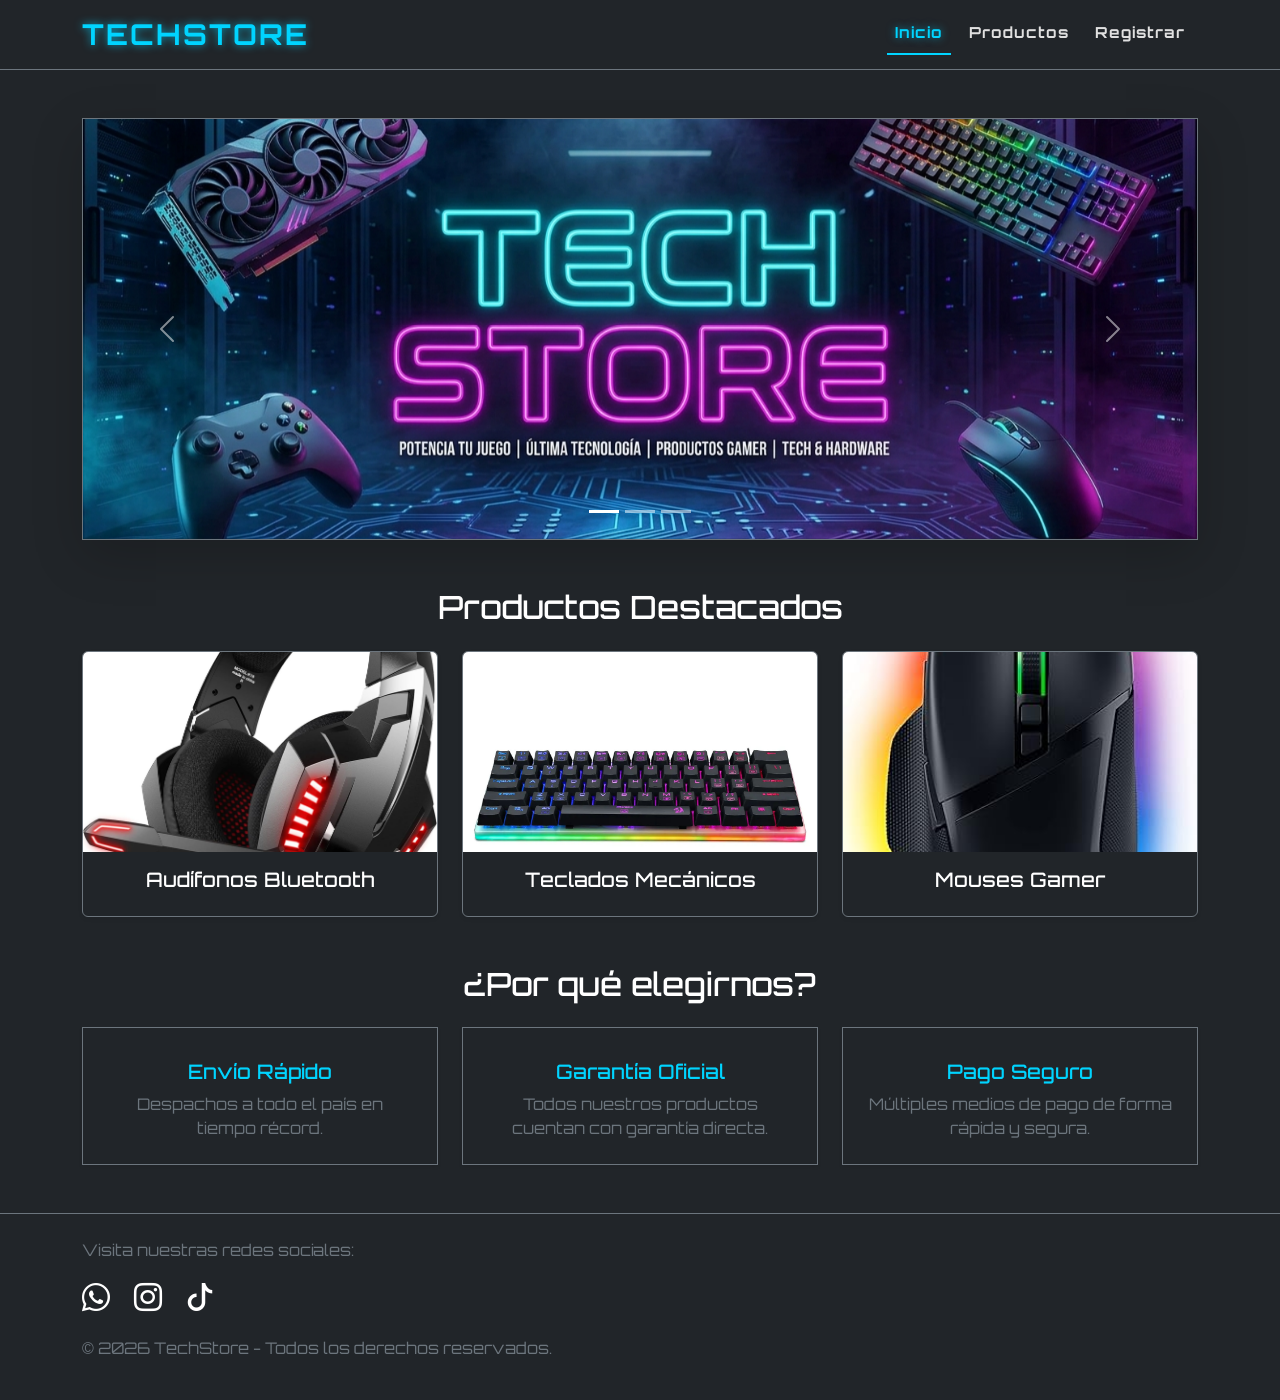
<file: index.html>
<!DOCTYPE html>
<html lang="es">

<head>
    <meta charset="UTF-8">
    <meta name="viewport" content="width=device-width, initial-scale=1.0">
    <title>Inicio - TechStore</title>
    <link href="https://cdn.jsdelivr.net/npm/bootstrap@5.3.3/dist/css/bootstrap.min.css" rel="stylesheet">
    <link rel="stylesheet" href="css/style.css">
    <link rel="stylesheet" href="https://cdn.jsdelivr.net/npm/bootstrap-icons@1.11.3/font/bootstrap-icons.min.css">


    <link href="https://fonts.googleapis.com/css2?family=Orbitron:wght@700;900&display=swap" rel="stylesheet">
</head>

<body class="bg-dark text-white">

    <header>
        <nav class="navbar navbar-expand-lg navbar-dark bg-dark border-bottom border-secondary">
            <div class="container">
                <a class="navbar-brand fw-bold text-neon-blue" href="index.html">TechStore</a>
                <button class="navbar-toggler" type="button" data-bs-toggle="collapse" data-bs-target="#navbarNav">
                    <span class="navbar-toggler-icon"></span>
                </button>
                <div class="collapse navbar-collapse" id="navbarNav">
                    <ul class="navbar-nav ms-auto">
                        <li class="nav-item">
                            <a class="nav-link active" href="index.html">Inicio</a>
                        </li>
                        <li class="nav-item">
                            <a class="nav-link" href="productos.html">Productos</a>
                        </li>
                        <li class="nav-item">
                            <a class="nav-link" href="registro.html">Registrar</a>
                        </li>
                    </ul>
                </div>
            </div>
        </nav>
    </header>

    <main class="container my-5">

       <!--banner-->
        <!-- BANNER PRINCIPAL (CARRUSEL SOLO IMÁGENES) -->
<section class="mb-5">
    <div id="bannerCarousel" class="carousel slide border border-secondary shadow-lg overflow-hidden" data-bs-ride="carousel" data-bs-interval="3500">
        
        <!-- Indicadores de posición (Barritas inferiores) -->
        <div class="carousel-indicators">
            <button type="button" data-bs-target="#bannerCarousel" data-bs-slide-to="0" class="active" aria-current="true" aria-label="Slide 1"></button>
            <button type="button" data-bs-target="#bannerCarousel" data-bs-slide-to="1" aria-label="Slide 2"></button>
            <button type="button" data-bs-target="#bannerCarousel" data-bs-slide-to="2" aria-label="Slide 3"></button>
        </div>

        <!-- Diapositivas (Solo Imágenes) -->
      <div class="carousel-inner">
    <div class="carousel-item active">
        <img src="img/banner2.jpg" class="d-block w-100 banner-img" alt="Banner Principal">
    </div>
    <div class="carousel-item">
        <img src="img/cyber2.jpg" class="d-block w-100 banner-img" alt="Ofertas Cyber">
    </div>
    <div class="carousel-item">
        <img src="img/envio3.jpg" class="d-block w-100 banner-img" alt="Envíos Express">
    </div>
</div>
        <!-- Flechas de navegación (Anterior / Siguiente) -->
        <button class="carousel-control-prev" type="button" data-bs-target="#bannerCarousel" data-bs-slide="prev">
            <span class="carousel-control-prev-icon" aria-hidden="true"></span>
            <span class="visually-hidden">Anterior</span>
        </button>
        <button class="carousel-control-next" type="button" data-bs-target="#bannerCarousel" data-bs-slide="next">
            <span class="carousel-control-next-icon" aria-hidden="true"></span>
            <span class="visually-hidden">Siguiente</span>
        </button>

    </div>

    
</section>
        <!-- Productos Destacados -->
        <section class="mb-5">
            <h2 class="text-center mb-4" style="font-family: 'Orbitron', sans-serif;">Productos Destacados</h2>
            <div class="row g-4">

                <div class="col-12 col-md-4">
                    <div class="card h-100 bg-dark text-white border-secondary shadow-sm text-center">
                        <img src="img/audifonos.jpg" class="card-img-top product-img" alt="Audífonos Bluetooth">
                        <div class="card-body d-flex flex-column">
                            <h5 class="card-title" style="font-family: 'Orbitron', sans-serif;">Audífonos Bluetooth</h5>
                            
                        </div>
                    </div>
                </div>

                <div class="col-12 col-md-4">
                    <div class="card h-100 bg-dark text-white border-secondary shadow-sm text-center">
                        <img src="img/teclado.jpg" class="card-img-top product-img" alt="Teclado Mecánico">
                        <div class="card-body d-flex flex-column">
                            <h5 class="card-title" style="font-family: 'Orbitron', sans-serif;">Teclados Mecánicos</h5>
                           
                        </div>
                    </div>
                </div>

                <div class="col-12 col-md-4">
                    <div class="card h-100 bg-dark text-white border-secondary shadow-sm text-center">
                        <img src="img/mouse.jpg" class="card-img-top product-img" alt="Mouse Gamer">
                        <div class="card-body d-flex flex-column">
                            <h5 class="card-title" card-center style="font-family: 'Orbitron', sans-serif;">Mouses Gamer</h5>
                           
                           
                        </div>
                    </div>
                </div>

            </div>
        </section>

        <!-- ¿Por qué elegirnos? -->
        <section class="mb-5">
            <h2 class="text-center mb-4" style="font-family: 'Orbitron', sans-serif;">¿Por qué elegirnos?</h2>
            <div class="row g-4 text-center">
                <div class="col-12 col-md-4">
                    <div class="p-4 border border-secondary rounded-0 bg-dark text-white h-100 shadow-sm">
                        <h3 class="h5 mt-2 text-neon-blue" style="font-family: 'Orbitron', sans-serif;">Envío Rápido</h3>
                        <p class="text-secondary mb-0" style="font-family: 'Orbitron', sans-serif;">Despachos a todo el país en tiempo récord.</p>
                    </div>
                </div>
                <div class="col-12 col-md-4">
                    <div class="p-4 border border-secondary rounded-0 bg-dark text-white h-100 shadow-sm">
                        <h3 class="h5 mt-2 text-neon-blue" style="font-family: 'Orbitron', sans-serif;">Garantía Oficial</h3>
                        <p class="text-secondary mb-0" style="font-family: 'Orbitron', sans-serif;">Todos nuestros productos cuentan con garantía directa.</p>
                    </div>
                </div>
                <div class="col-12 col-md-4">
                    <div class="p-4 border border-secondary rounded-0 bg-dark text-white h-100 shadow-sm">
                        <h3 class="h5 mt-2 text-neon-blue" style="font-family: 'Orbitron', sans-serif;">Pago Seguro</h3>
                        <p class="text-secondary mb-0" style="font-family: 'Orbitron', sans-serif;">Múltiples medios de pago de forma rápida y segura.</p>
                    </div>
                </div>
            </div>
        </section>

    </main>
<footer class="bg-dark text-white py-4 mt-5 border-top border-secondary">
    <div class="container">
        <p class="mb-3 mb-0 text-secondary" style="font-family: 'Orbitron', sans-serif;">Visita nuestras redes sociales:</p>
        <div class="d-flex gap-4 mb-3 fs-3">
            <a href="https://www.whatsapp.com" target="_blank" class="text-white text-neon-hover" aria-label="WhatsApp">
                <i class="bi bi-whatsapp"></i>
            </a>
            <a href="https://www.instagram.com" target="_blank" class="text-white text-neon-hover" aria-label="Instagram">
                <i class="bi bi-instagram"></i>
            </a>
            <a href="https://tiktok.com/" target="_blank" class="text-white text-neon-hover" aria-label="TikTok">
                <i class="bi bi-tiktok"></i>
            </a>
        </div>
        <p class="mb-3 mb-0 text-secondary" style="font-family: 'Orbitron', sans-serif;">&copy; 2026 TechStore - Todos los derechos reservados.</p>
    </div>
</footer>

    <script src="https://cdn.jsdelivr.net/npm/bootstrap@5.3.3/dist/js/bootstrap.bundle.min.js"></script>
</body>

</html>
</file>
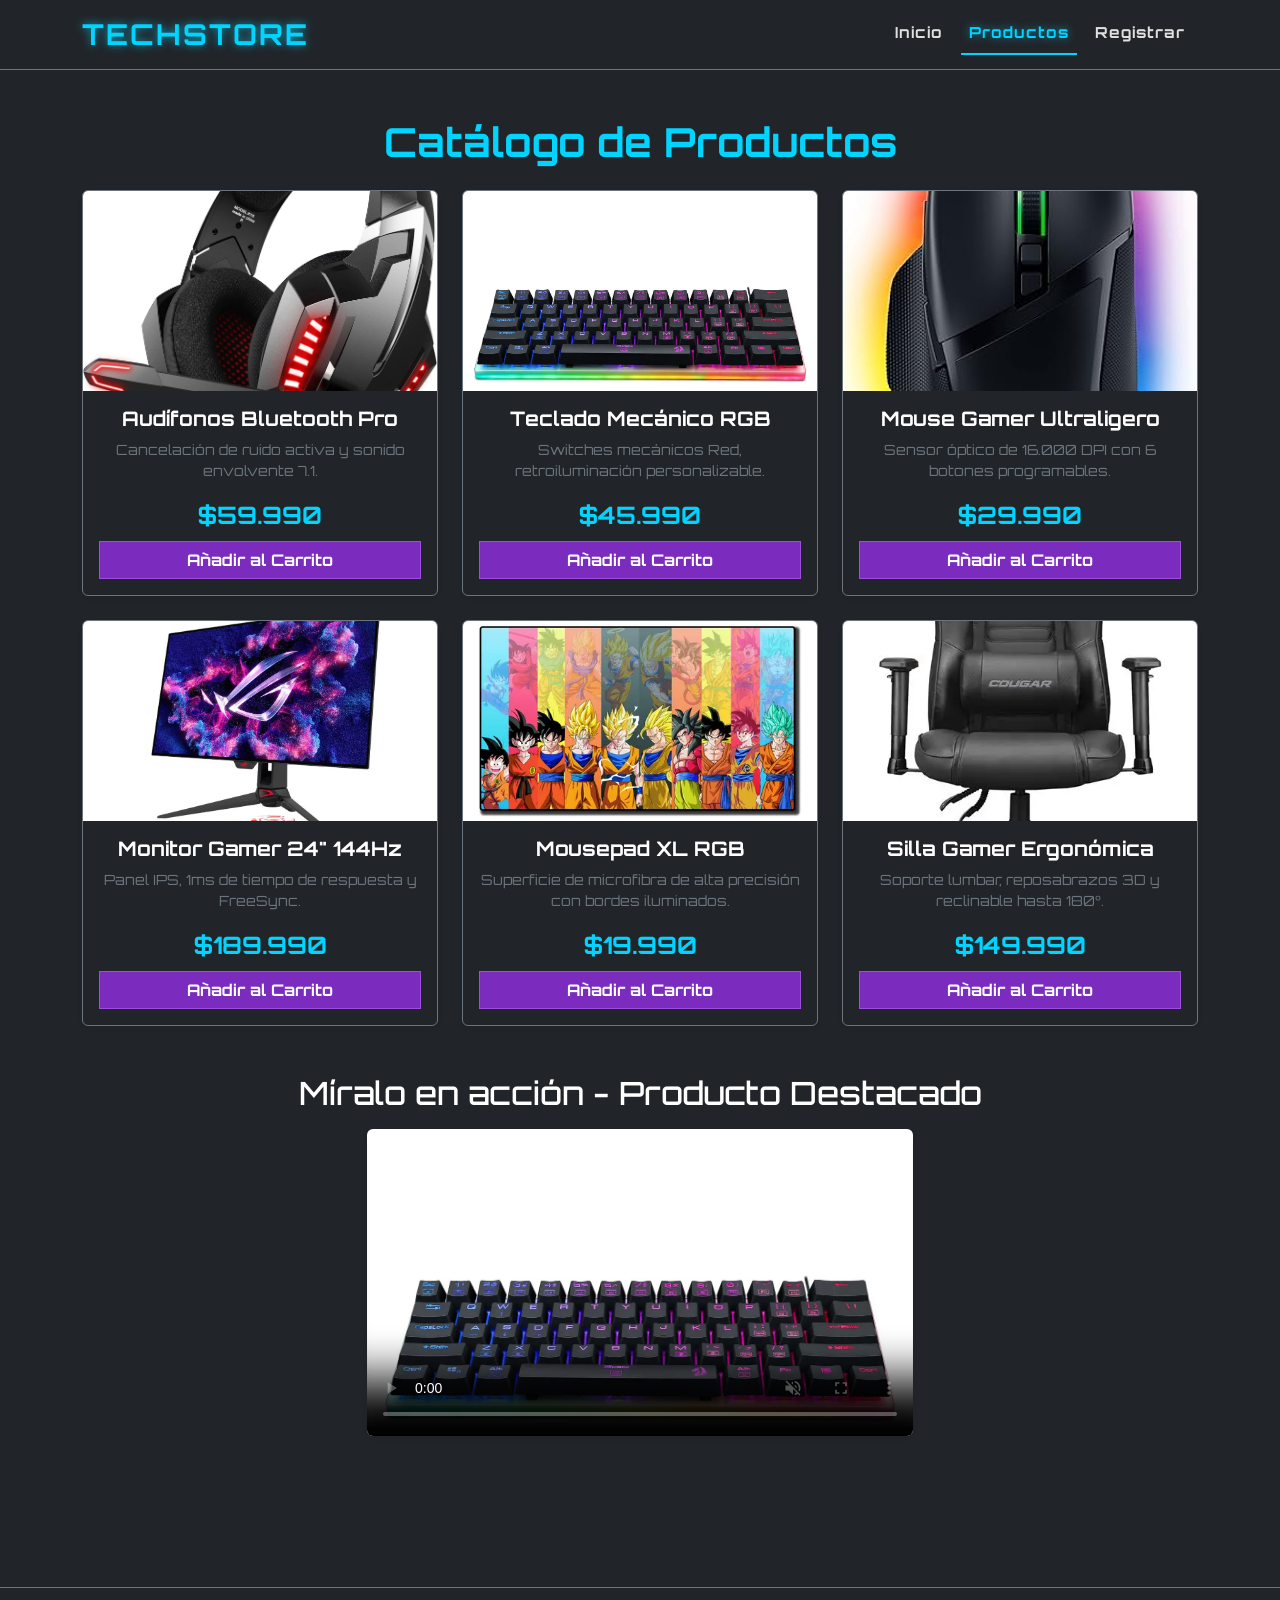
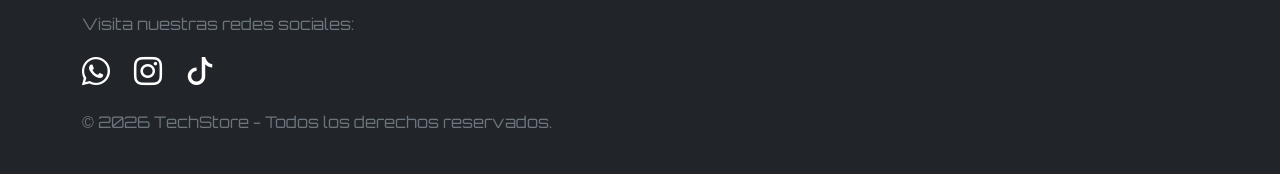
<file: productos.html>
<!DOCTYPE html>
<html lang="es">

<head>
    <meta charset="UTF-8">
    <meta name="viewport" content="width=device-width, initial-scale=1.0">
    <title>Productos - TechStore</title>
    <link href="https://cdn.jsdelivr.net/npm/bootstrap@5.3.3/dist/css/bootstrap.min.css" rel="stylesheet">
    <link rel="stylesheet" href="css/style.css">
   <link rel="stylesheet" href="https://cdn.jsdelivr.net/npm/bootstrap-icons@1.11.3/font/bootstrap-icons.min.css">
    <link href="https://fonts.googleapis.com/css2?family=Orbitron:wght@700;900&display=swap" rel="stylesheet">
</head>

<body class="bg-dark text-white">

    <header>
        <nav class="navbar navbar-expand-lg navbar-dark bg-dark border-bottom border-secondary">
            <div class="container">
                <a class="navbar-brand fw-bold text-neon-blue" href="index.html">TechStore</a>
                <button class="navbar-toggler" type="button" data-bs-toggle="collapse" data-bs-target="#navbarNav">
                    <span class="navbar-toggler-icon"></span>
                </button>
                <div class="collapse navbar-collapse" id="navbarNav">
                    <ul class="navbar-nav ms-auto">
                        <li class="nav-item">
                            <a class="nav-link" href="index.html">Inicio</a>
                        </li>
                        <li class="nav-item">
                            <a class="nav-link active" href="productos.html">Productos</a>
                        </li>
                        <li class="nav-item">
                            <a class="nav-link" href="registro.html">Registrar</a>
                        </li>
                    </ul>
                </div>
            </div>
        </nav>
    </header>

    <main class="container py-5">
        <h1 class="text-center mb-4 text-neon-blue fw-bold" style="font-family: 'Orbitron', sans-serif;">
            Catálogo de Productos
        </h1>

       <!-- Filtro por Categorías 
        <div class="d-flex justify-content-center gap-2 mb-5 flex-wrap">
            <button class="btn btn-outline-light rounded-0 active">Todos</button>
            <button class="btn btn-outline-light rounded-0">Audio</button>
            <button class="btn btn-outline-light rounded-0">Teclados</button>
            <button class="btn btn-outline-light rounded-0">Mouses</button>
            <button class="btn btn-outline-light rounded-0">Monitores</button>
        </div>
    -->

  
        <!-- Grilla de Productos -->
        <div class="row g-4">

            <!-- Producto 1 -->
            <div class="col-12 col-md-6 col-lg-4">
                <div class="card h-100 bg-dark text-white border-secondary shadow-sm">
                    <img src="img/audifonos.jpg" class="card-img-top product-img" alt="Audífonos Bluetooth">
                    <div class="card-body d-flex flex-column justify-content-between text-center">
                        <div>
                            <h5 class="card-title fw-bold" style="font-family: 'Orbitron', sans-serif;">Audífonos Bluetooth Pro</h5>
                            <p class="card-text text-secondary small" style="font-family: 'Orbitron', sans-serif;">Cancelación de ruido activa y sonido envolvente 7.1.</p>
                        </div>
                        <div class="mt-3">
                            <p class="fs-4 price-neon mb-2" style="font-family: 'Orbitron', sans-serif;">$59.990</p>
                            <button class="btn btn-neon w-100 fw-bold" style="font-family: 'Orbitron', sans-serif;">Añadir al Carrito</button>
                        </div>
                    </div>
                </div>
            </div>

            <!-- Producto 2 -->
            <div class="col-12 col-md-6 col-lg-4">
                <div class="card h-100 bg-dark text-white border-secondary shadow-sm">
                    <img src="img/teclado.jpg" class="card-img-top product-img" alt="Teclado Mecánico RGB">
                    <div class="card-body d-flex flex-column justify-content-between text-center">
                        <div>
                            <h5 class="card-title fw-bold" style="font-family: 'Orbitron', sans-serif;">Teclado Mecánico RGB</h5>
                            <p class="card-text text-secondary small" style="font-family: 'Orbitron', sans-serif;">Switches mecánicos Red, retroiluminación personalizable.</p>
                        </div>
                        <div class="mt-3">
                            <p class="fs-4 price-neon mb-2" style="font-family: 'Orbitron', sans-serif;">$45.990</p>
                            <button class="btn btn-neon w-100 fw-bold" style="font-family: 'Orbitron', sans-serif;">Añadir al Carrito</button>
                        </div>
                    </div>
                </div>
            </div>

            <!-- Producto 3 -->
            <div class="col-12 col-md-6 col-lg-4">
                <div class="card h-100 bg-dark text-white border-secondary shadow-sm">
                    <img src="img/mouse.jpg" class="card-img-top product-img" alt="Mouse Gamer Ultraligero">
                    <div class="card-body d-flex flex-column justify-content-between text-center">
                        <div>
                            <h5 class="card-title fw-bold" style="font-family: 'Orbitron', sans-serif;">Mouse Gamer Ultraligero</h5>
                            <p class="card-text text-secondary small" style="font-family: 'Orbitron', sans-serif;">Sensor óptico de 16.000 DPI con 6 botones programables.</p>
                        </div>
                        <div class="mt-3">
                            <p class="fs-4 price-neon mb-2" style="font-family: 'Orbitron', sans-serif;">$29.990</p>
                            <button class="btn btn-neon w-100 fw-bold" style="font-family: 'Orbitron', sans-serif;">Añadir al Carrito</button>
                        </div>
                    </div>
                </div>
            </div>

            <!-- Producto 4 -->
            <div class="col-12 col-md-6 col-lg-4">
                <div class="card h-100 bg-dark text-white border-secondary shadow-sm">
                    <img src="img/monitor.webp" class="card-img-top product-img" alt="Monitor Gamer 144Hz">
                    <div class="card-body d-flex flex-column justify-content-between text-center">
                        <div>
                            <h5 class="card-title fw-bold" style="font-family: 'Orbitron', sans-serif;">Monitor Gamer 24" 144Hz</h5>
                            <p class="card-text text-secondary small" style="font-family: 'Orbitron', sans-serif;">Panel IPS, 1ms de tiempo de respuesta y FreeSync.</p>
                        </div>
                        <div class="mt-3">
                            <p class="fs-4 price-neon mb-2" style="font-family: 'Orbitron', sans-serif;">$189.990</p>
                            <button class="btn btn-neon w-100 fw-bold" style="font-family: 'Orbitron', sans-serif;">Añadir al Carrito</button>
                        </div>
                    </div>
                </div>
            </div>

            <!-- Producto 5 -->
            <div class="col-12 col-md-6 col-lg-4">
                <div class="card h-100 bg-dark text-white border-secondary shadow-sm">
                    <img src="img/mousepad.webp" class="card-img-top product-img" alt="Mousepad XL RGB">
                    <div class="card-body d-flex flex-column justify-content-between text-center">
                        <div>
                            <h5 class="card-title fw-bold" style="font-family: 'Orbitron', sans-serif;">Mousepad XL RGB</h5>
                            <p class="card-text text-secondary small" style="font-family: 'Orbitron', sans-serif;">Superficie de microfibra de alta precisión con bordes iluminados.</p>
                        </div>
                        <div class="mt-3">
                            <p class="fs-4 price-neon mb-2" style="font-family: 'Orbitron', sans-serif;">$19.990</p>
                            <button class="btn btn-neon w-100 fw-bold" style="font-family: 'Orbitron', sans-serif;">Añadir al Carrito</button>
                        </div>
                    </div>
                </div>
            </div>

            <!-- Producto 6 -->
            <div class="col-12 col-md-6 col-lg-4">
                <div class="card h-100 bg-dark text-white border-secondary shadow-sm">
                    <img src="img/sillagamer.webp" class="card-img-top product-img" alt="Silla Gamer Ergonómica">
                    <div class="card-body d-flex flex-column justify-content-between text-center">
                        <div>
                            <h5 class="card-title fw-bold" style="font-family: 'Orbitron', sans-serif;">Silla Gamer Ergonómica</h5>
                            <p class="card-text text-secondary small" style="font-family: 'Orbitron', sans-serif;">Soporte lumbar, reposabrazos 3D y reclinable hasta 180°.</p>
                        </div>
                        <div class="mt-3">
                            <p class="fs-4 price-neon mb-2" style="font-family: 'Orbitron', sans-serif;">$149.990</p>
                            <button class="btn btn-neon w-100 fw-bold" style="font-family: 'Orbitron', sans-serif;">Añadir al Carrito</button>
                        </div>
                    </div>
                </div>
            </div>

    
        </div>
      
        <div class="toast-container position-fixed bottom-0 end-0 p-3" style="z-index: 1100;">
    <div id="toastCarrito" class="toast align-items-center text-white bg-dark border border-info shadow-lg" role="alert" aria-live="assertive" aria-atomic="true">
        <div class="d-flex">
            <div class="toast-body fw-bold" id="mensajeToast">
                <!-- El mensaje dinámico aparecierá aquí -->
            </div>
            <button type="button" class="btn-close btn-close-white me-2 m-auto" data-bs-dismiss="toast" aria-label="Close"></button>
        </div>
    </div>
</div>

<h2 class="text-center mt-5 mb-3" style="font-family: 'Orbitron', sans-serif;"> Míralo en acción - Producto Destacado</h2>
        <div class="row justify-content-center mb-5">
            <div class="col-12 col-md-6">
                <video controls loop autoplay muted poster="img/teclado.jpg" class="img-fluid rounded shadow-sm">
                    <source src="video/teclado-rgb.mp4" type="video/mp4">
                    Teclado RGB
                </video>
            </div>
        </div>

    </main>

  <footer class="bg-dark text-white py-4 mt-5 border-top border-secondary">
    <div class="container">
        <p class="mb-3 mb-0 text-secondary" style="font-family: 'Orbitron', sans-serif;">Visita nuestras redes sociales:</p>
        <div class="d-flex gap-4 mb-3 fs-3">
            <a href="https://www.whatsapp.com" target="_blank" class="text-white text-neon-hover" aria-label="WhatsApp">
                <i class="bi bi-whatsapp"></i>
            </a>
            <a href="https://www.instagram.com" target="_blank" class="text-white text-neon-hover" aria-label="Instagram">
                <i class="bi bi-instagram"></i>
            </a>
            <a href="https://tiktok.com/" target="_blank" class="text-white text-neon-hover" aria-label="TikTok">
                <i class="bi bi-tiktok"></i>
            </a>
        </div>
        <p class="mb-3 mb-0 text-secondary" style="font-family: 'Orbitron', sans-serif;">&copy; 2026 TechStore - Todos los derechos reservados.</p>
    </div>

</footer>

   
 <script src="https://cdn.jsdelivr.net/npm/bootstrap@5.3.3/dist/js/bootstrap.bundle.min.js"></script>

<script src="https://cdn.jsdelivr.net/npm/bootstrap@5.3.3/dist/js/bootstrap.bundle.min.js"></script>

<script>
    // Inicializamos el Toast de Bootstrap
    const toastElement = document.getElementById('toastCarrito');
    const toastBootstrap = bootstrap.Toast.getOrCreateInstance(toastElement);
    const mensajeToast = document.getElementById('mensajeToast');

    const botonesCarrito = document.querySelectorAll('.btn-neon');

    botonesCarrito.forEach(boton => {
        boton.addEventListener('click', (e) => {
            const tarjeta = e.target.closest('.card');
            const nombreProducto = tarjeta.querySelector('.card-title').textContent;

            // Actualizamos el texto y mostramos la alerta flotante
            mensajeToast.innerHTML = `🛒 <span class="text-neon-blue">${nombreProducto}</span> se agregó al carrito`;
            toastBootstrap.show();
        });
    });
</script>
</body>
</html>
</body>

</html>
</file>
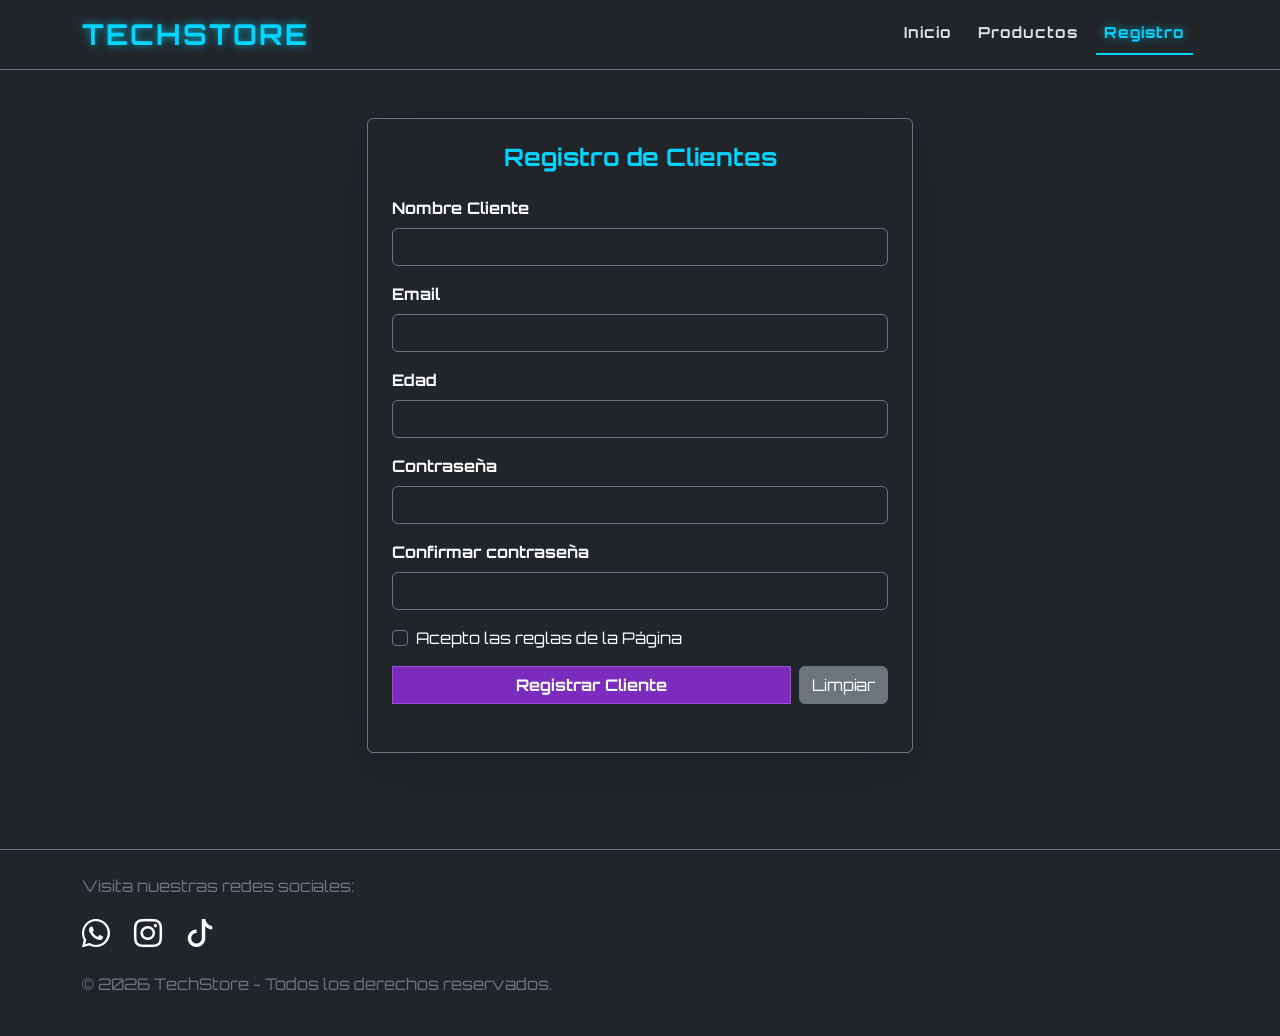
<file: registro.html>
<!DOCTYPE html>
<html lang="es">

<head>
    <meta charset="UTF-8">
    <meta name="viewport" content="width=device-width, initial-scale=1.0">
    <title>Registro - TechStore</title>
    <link href="https://cdn.jsdelivr.net/npm/bootstrap@5.3.3/dist/css/bootstrap.min.css" rel="stylesheet">
    <link rel="stylesheet" href="css/style.css">
 <link rel="stylesheet" href="https://cdn.jsdelivr.net/npm/bootstrap-icons@1.11.3/font/bootstrap-icons.min.css">
    <link href="https://fonts.googleapis.com/css2?family=Orbitron:wght@700;900&display=swap" rel="stylesheet">
</head>

<body class="bg-dark text-white">

    <header>
        <nav class="navbar navbar-expand-lg navbar-dark bg-dark border-bottom border-secondary">
            <div class="container">
                <a class="navbar-brand fw-bold text-neon-blue" href="index.html">TechStore</a>
                <button class="navbar-toggler" type="button" data-bs-toggle="collapse" data-bs-target="#navbarNav">
                    <span class="navbar-toggler-icon"></span>
                </button>
                <div class="collapse navbar-collapse" id="navbarNav">
                    <ul class="navbar-nav ms-auto">
                        <li class="nav-item">
                            <a class="nav-link" href="index.html">Inicio</a>
                        </li>
                        <li class="nav-item">
                            <a class="nav-link" href="productos.html">Productos</a>
                        </li>
                        <li class="nav-item">
                            <a class="nav-link active" href="registro.html">Registro</a>
                        </li>
                    </ul>
                </div>
            </div>
        </nav>
    </header>

    <main class="container py-5">
        <div class="row justify-content-center">
            <div class="col-12 col-md-8 col-lg-6">

               
                <div class="card bg-dark text-white border border-secondary shadow-lg" style="font-family: 'Orbitron', sans-serif;">

                    <div class="card-body p-4">

                        <h1 class="h4 text-center mb-4 text-neon-blue fw-bold">
                            Registro de Clientes
                        </h1>

                        <form id="formCliente">

                              <div class="mb-3">
                                <label for="nombre" class="form-label fw-bold">
                                    Nombre Cliente
                                </label>
                                <input
                                    type="text"
                                    id="nombre"
                                    class="form-control bg-dark text-white border-secondary">
                                <div id="errorNombre" class="text-danger small mt-1"></div>
                            </div>

                            <!-- Email -->
                            <div class="mb-3">
                                <label for="email" class="form-label fw-bold">
                                Email
                                </label>
                                <input
                                    type="email"
                                    id="email"
                                    class="form-control bg-dark text-white border-secondary">
                                <div id="errorEmail" class="text-danger small mt-1"></div>
                            </div>

                            
                            <div class="mb-3">
                                <label for="edad" class="form-label fw-bold">
                                    Edad
                                </label>
                                <input
                                    type="number"
                                    id="edad"
                                    class="form-control bg-dark text-white border-secondary">
                                <div id="errorEdad" class="text-danger small mt-1"></div>
                            </div>

                            
                            <div class="mb-3">
                                <label for="password" class="form-label fw-bold">
                                    Contraseña
                                </label>
                                <input
                                    type="password"
                                    id="password"
                                    class="form-control bg-dark text-white border-secondary">
                                <div id="errorPassword" class="text-danger small mt-1"></div>
                            </div>

                           
                            <div class="mb-3">
                                <label for="confirmarPassword" class="form-label fw-bold">
                                    Confirmar contraseña
                                </label>
                                <input
                                    type="password"
                                    id="confirmarPassword"
                                    class="form-control bg-dark text-white border-secondary">
                                <div id="errorConfirmar" class="text-danger small mt-1"></div>
                            </div>

                            
                            <div class="form-check mb-3">
                                <input
                                    type="checkbox"
                                    id="terminos"
                                    class="form-check-input bg-dark border-secondary">
                                <label for="terminos" class="form-check-label">
                                    Acepto las reglas de la Página
                                </label>
                                <div id="errorTerminos" class="text-danger small mt-1"></div>
                            </div>

                            
                            <div class="d-flex gap-2">
                                <button type="submit" class="btn btn-neon flex-fill fw-bold">
                                    Registrar Cliente
                                </button>
                                <button type="button" id="btnLimpiar" class="btn btn-secondary">
                                    Limpiar
                                </button>
                            </div>

                            
                            <div id="resultado" class="mt-4"></div>

                        </form>

                    </div>
                </div>

            </div>
        </div>
    </main>

    

    <script src="https://cdn.jsdelivr.net/npm/bootstrap@5.3.3/dist/js/bootstrap.bundle.min.js"> </script>
    <script>
        const formulario =
            document.getElementById("formCliente");

        const nombre =
            document.getElementById("nombre");

        const email =
            document.getElementById("email");

        const edad =
            document.getElementById("edad");

        const password =
            document.getElementById("password");

        const confirmarPassword =
            document.getElementById("confirmarPassword");

        const terminos =
            document.getElementById("terminos");

        const btnLimpiar =
            document.getElementById("btnLimpiar");

        const resultado =
            document.getElementById("resultado");


        function mostrarError(campo, elementoError, mensaje) {

            campo.classList.add("is-invalid");
            campo.classList.remove("is-valid");

            elementoError.textContent = mensaje;

            return false;
        }
        function mostrarCorrecto(campo, elementoError) {

            campo.classList.remove("is-invalid");
            campo.classList.add("is-valid");

            elementoError.textContent = "";

            return true;
        }
        function validarNombre() {

            const errorNombre =
                document.getElementById("errorNombre");

            const valorNombre =
                nombre.value.trim();

            if (valorNombre === "") {

                return mostrarError(
                    nombre,
                    errorNombre,
                    "Debe ingresar el nombre del Cliente."
                );
            }

            if (valorNombre.length < 3) {

                return mostrarError(
                    nombre,
                    errorNombre,
                    "El nombre debe tener mínimo 3 caracteres."
                );
            }

            return mostrarCorrecto(
                nombre,
                errorNombre
            );
        }
        function validarEmail() {

            const errorEmail =
                document.getElementById("errorEmail");

            const valorEmail =
                email.value.trim();

            if (valorEmail === "") {

                return mostrarError(
                    email,
                    errorEmail,
                    "Debe ingresar un correo."
                );
            }

            if (!valorEmail.includes("@")) {

                return mostrarError(
                    email,
                    errorEmail,
                    "El correo debe contener @."
                );
            }

            if (!valorEmail.includes(".")) {

                return mostrarError(
                    email,
                    errorEmail,
                    "El correo debe contener un dominio válido."
                );
            }

            return mostrarCorrecto(
                email,
                errorEmail
            );
        }
        function validarEdad() {

            const errorEdad =
                document.getElementById("errorEdad");

            const valorEdad =
                Number(edad.value);

            if (edad.value === "") {

                return mostrarError(
                    edad,
                    errorEdad,
                    "Debe ingresar la edad."
                );
            }

            if (valorEdad < 18) {

                return mostrarError(
                    edad,
                    errorEdad,
                    "El Cliente debe tener al menos 18 años."
                );
            }

            if (valorEdad > 100) {

                return mostrarError(
                    edad,
                    errorEdad,
                    "Ingrese una edad válida."
                );
            }

            return mostrarCorrecto(
                edad,
                errorEdad
            );
        }
        function validarPassword() {

            const errorPassword =
                document.getElementById("errorPassword");

            const valorPassword =
                password.value.trim();

            if (valorPassword === "") {

                return mostrarError(
                    password,
                    errorPassword,
                    "Debe ingresar una contraseña."
                );
            }

            if (valorPassword.length < 8) {

                return mostrarError(
                    password,
                    errorPassword,
                    "La contraseña debe tener mínimo 8 caracteres."
                );
            }

            return mostrarCorrecto(
                password,
                errorPassword
            );
        }
        function validarConfirmacion() {

            const errorConfirmar =
                document.getElementById("errorConfirmar");

            if (confirmarPassword.value === "") {

                return mostrarError(
                    confirmarPassword,
                    errorConfirmar,
                    "Confirme su contraseña."
                );
            }

            if (
                password.value !==
                confirmarPassword.value
            ) {

                return mostrarError(
                    confirmarPassword,
                    errorConfirmar,
                    "Las contraseñas no coinciden."
                );
            }

            return mostrarCorrecto(
                confirmarPassword,
                errorConfirmar
            );
        }
        function validarTerminos() {

            const errorTerminos =
                document.getElementById("errorTerminos");

            if (!terminos.checked) {

                terminos.classList.add("is-invalid");

                errorTerminos.textContent =
                    "Debe aceptar las reglas.";

                return false;
            }

            terminos.classList.remove("is-invalid");

            errorTerminos.textContent = "";

            return true;
        }

        nombre.addEventListener(
            "input",
            validarNombre
        );

        email.addEventListener(
            "input",
            validarEmail
        );

        edad.addEventListener(
            "input",
            validarEdad
        );

        password.addEventListener(
            "input",
            validarPassword
        );

        confirmarPassword.addEventListener(
            "input",
            validarConfirmacion
        );

        formulario.addEventListener(
            "submit",
            function(event) {

                event.preventDefault();

                const nombreValido =
                    validarNombre();

                const emailValido =
                    validarEmail();

                const edadValida =
                    validarEdad();

                const passwordValida =
                    validarPassword();

                const confirmacionValida =
                    validarConfirmacion();

                const terminosValidos =
                    validarTerminos();


                if (
                    nombreValido &&
                    emailValido &&
                    edadValida &&
                    passwordValida &&
                    confirmacionValida &&
                    terminosValidos
                ) {

                    resultado.textContent =
                        "Cliente registrado correctamente 👍.";

                    resultado.className =
                        "alert alert-success-neon mt-4";

                } else {

                    resultado.textContent =
                        "No se puede registrar el cliente, revisa los errores 😢.";

                    resultado.className =
                        "alert alert-danger-neon mt-4";
                }

            }
        );

             btnLimpiar.addEventListener(
                    "click",
                    function() {

                        formulario.reset();

                        resultado.textContent = "";

                        resultado.className = "";


                        const campos =
                            document.querySelectorAll(
                                "input, select"
                            );

                        campos.forEach(
                            function(campo) {

                                campo.classList.remove(
                                    "is-invalid",
                                    "is-valid"
                                );

                            }
                        );


                        const mensajes =
                            document.querySelectorAll(
                                ".text-danger"
                            );

                        mensajes.forEach(
                            function(mensaje) {

                                mensaje.textContent = "";

                            }
                        );

                    }
                );







    </script>
    <footer class="bg-dark text-white py-4 mt-5 border-top border-secondary">
    <div class="container">
        <p class="mb-3 mb-0 text-secondary" style="font-family: 'Orbitron', sans-serif;">Visita nuestras redes sociales:</p>
        <div class="d-flex gap-4 mb-3 fs-3">
            <a href="https://www.whatsapp.com" target="_blank" class="text-white text-neon-hover" aria-label="WhatsApp">
                <i class="bi bi-whatsapp"></i>
            </a>
            <a href="https://www.instagram.com" target="_blank" class="text-white text-neon-hover" aria-label="Instagram">
                <i class="bi bi-instagram"></i>
            </a>
            <a href="https://tiktok.com/" target="_blank" class="text-white text-neon-hover" aria-label="TikTok">
                <i class="bi bi-tiktok"></i>
            </a>
        </div>
        <p class="mb-3 mb-0 text-secondary" style="font-family: 'Orbitron', sans-serif;">&copy; 2026 TechStore - Todos los derechos reservados.</p>
    </div>
</footer>

</body>
</html>
</file>
<file: css/style.css>
/* --- PALETA Y ESTILOS GENERALES --- */
:root {
    --purple-primary: #7b2cbf;
    --purple-hover: #9d4edd;
    --cyan-neon: #00d4ff;
}

body {
    background-color: #121212;
}

/* --- TEXTOS NEÓN --- */
.text-neon-blue {
    color: var(--cyan-neon) !important;
}

.price-neon {
    color: var(--cyan-neon);
    font-weight: bold;
}

/* --- BOTONES RECTANGULARES CON EFFECTO HOVER --- */
.btn-neon {
    background-color: var(--purple-primary);
    border-color: var(--purple-hover);
    color: #ffffff !important;
    border-radius: 0; /* Esquinas rectangulares */
    transition: all 0.3s ease;
}

.btn-neon:hover {
    background-color: var(--purple-hover);
    border-color: var(--cyan-neon);
    box-shadow: 0 0 12px rgba(157, 78, 221, 0.75);
    transform: translateY(-2px);
}

/* --- IMÁGENES --- */
.banner-img {
    max-height: 420px;
    object-fit: cover;
}

.product-img {
    height: 200px;
    object-fit: cover;
}

/* --- OVERLAY Y BOTÓN DEL BANNER --- */
.banner-overlay {
    background: linear-gradient(to top, rgba(0, 0, 0, 0.75), transparent 20%);
}

.btn-banner {
    padding: 14px 20px;
    line-height: 1.2;
}

/* --- ADAPTACIÓN RESPONSIVA (MÓVILES) --- */
@media (max-width: 767.98px) {
    .btn-banner {
        padding: 8px 12px;
        font-size: 0.8rem;
    }
    
    .btn-banner br {
        display: none; /* Desactiva el salto de línea para ahorrar altura en celular */
    }
}

/* Estilo Gamer / Neón para el nombre de la tienda */
.navbar-brand {
    font-family: 'Orbitron', sans-serif;
    font-size: 1.8rem; /* Ajusta el tamaño aquí */
    font-weight: 900;
    letter-spacing: 2px; /* Separa las letras estilo ciberpunk */
    text-transform: uppercase;
    text-shadow: 0 0 8px rgba(0, 212, 255, 0.7); /* Brillo azul neón */
    transition: all 0.3s ease;
}

/* Efecto al pasar el cursor sobre el título */
.navbar-brand:hover {
    text-shadow: 0 0 16px rgba(0, 212, 255, 1), 0 0 25px rgba(123, 44, 191, 0.8);
    transform: scale(1.03);
}

/* --- ENLACES DEL NAVBAR --- */
.navbar-nav .nav-link {
    font-family: 'Orbitron', sans-serif;
    font-size: 0.95rem;
    font-weight: 700;
    letter-spacing: 1px;
    color: #e0e0e0 !important;
    margin: 0 5px;
    transition: all 0.3s ease;
}

/* Efecto al pasar el mouse por encima */
.navbar-nav .nav-link:hover {
    color: var(--cyan-neon) !important;
    text-shadow: 0 0 10px rgba(0, 212, 255, 0.8);
    transform: translateY(-2px);
}

/* Marca la página donde estás parado actualmente */
.navbar-nav .nav-link.active {
    color: var(--cyan-neon) !important;
    border-bottom: 2px solid var(--cyan-neon);
    text-shadow: 0 0 8px rgba(0, 212, 255, 0.6);
}
/* --- ÍCONOS DE REDES SOCIALES EN FOOTER --- */
.text-neon-hover {
    transition: all 0.3s ease;
}

.text-neon-hover:hover {
    color: var(--cyan-neon) !important;
    text-shadow: 0 0 12px rgba(0, 212, 255, 0.9);
    transform: translateY(-3px);
}
/* --- ESTILOS DE VALIDACIÓN Y ALERTAS NEÓN --- */

/* Textos de error en color Rosa/Rojo Neón */
.invalid-feedback-neon,
.text-danger {
    color: #ff2a6d !important;
    text-shadow: 0 0 8px rgba(255, 42, 109, 0.7);
    font-size: 0.85rem;
    font-family: 'Orbitron', sans-serif;
}

/* Campos con error (borde neón rosa) */
.form-control.is-invalid {
    border-color: #ff2a6d !important;
    box-shadow: 0 0 10px rgba(255, 42, 109, 0.5) !important;
}

/* Campos válidos (borde neón cian) */
.form-control.is-valid {
    border-color: var(--cyan-neon) !important;
    box-shadow: 0 0 10px rgba(0, 212, 255, 0.4) !important;
}

/* Personalización del Checkbox cuando tiene error */
.form-check-input.is-invalid {
    border-color: #ff2a6d !important;
    box-shadow: 0 0 8px rgba(255, 42, 109, 0.6) !important;
}

/* Alerta de Registro Exitoso (Verde/Cian Neón) */
.alert-success-neon {
    background-color: rgba(0, 212, 255, 0.1) !important;
    color: var(--cyan-neon) !important;
    border: 1px solid var(--cyan-neon) !important;
    text-shadow: 0 0 8px rgba(0, 212, 255, 0.8);
    box-shadow: 0 0 15px rgba(0, 212, 255, 0.3);
    font-family: 'Orbitron', sans-serif;
}

/* Alerta de Error General (Rosa/Rojo Neón) */
.alert-danger-neon {
    background-color: rgba(255, 42, 109, 0.1) !important;
    color: #ff2a6d !important;
    border: 1px solid #ff2a6d !important;
    text-shadow: 0 0 8px rgba(255, 42, 109, 0.8);
    box-shadow: 0 0 15px rgba(255, 42, 109, 0.3);
    font-family: 'Orbitron', sans-serif;
}
</file>
